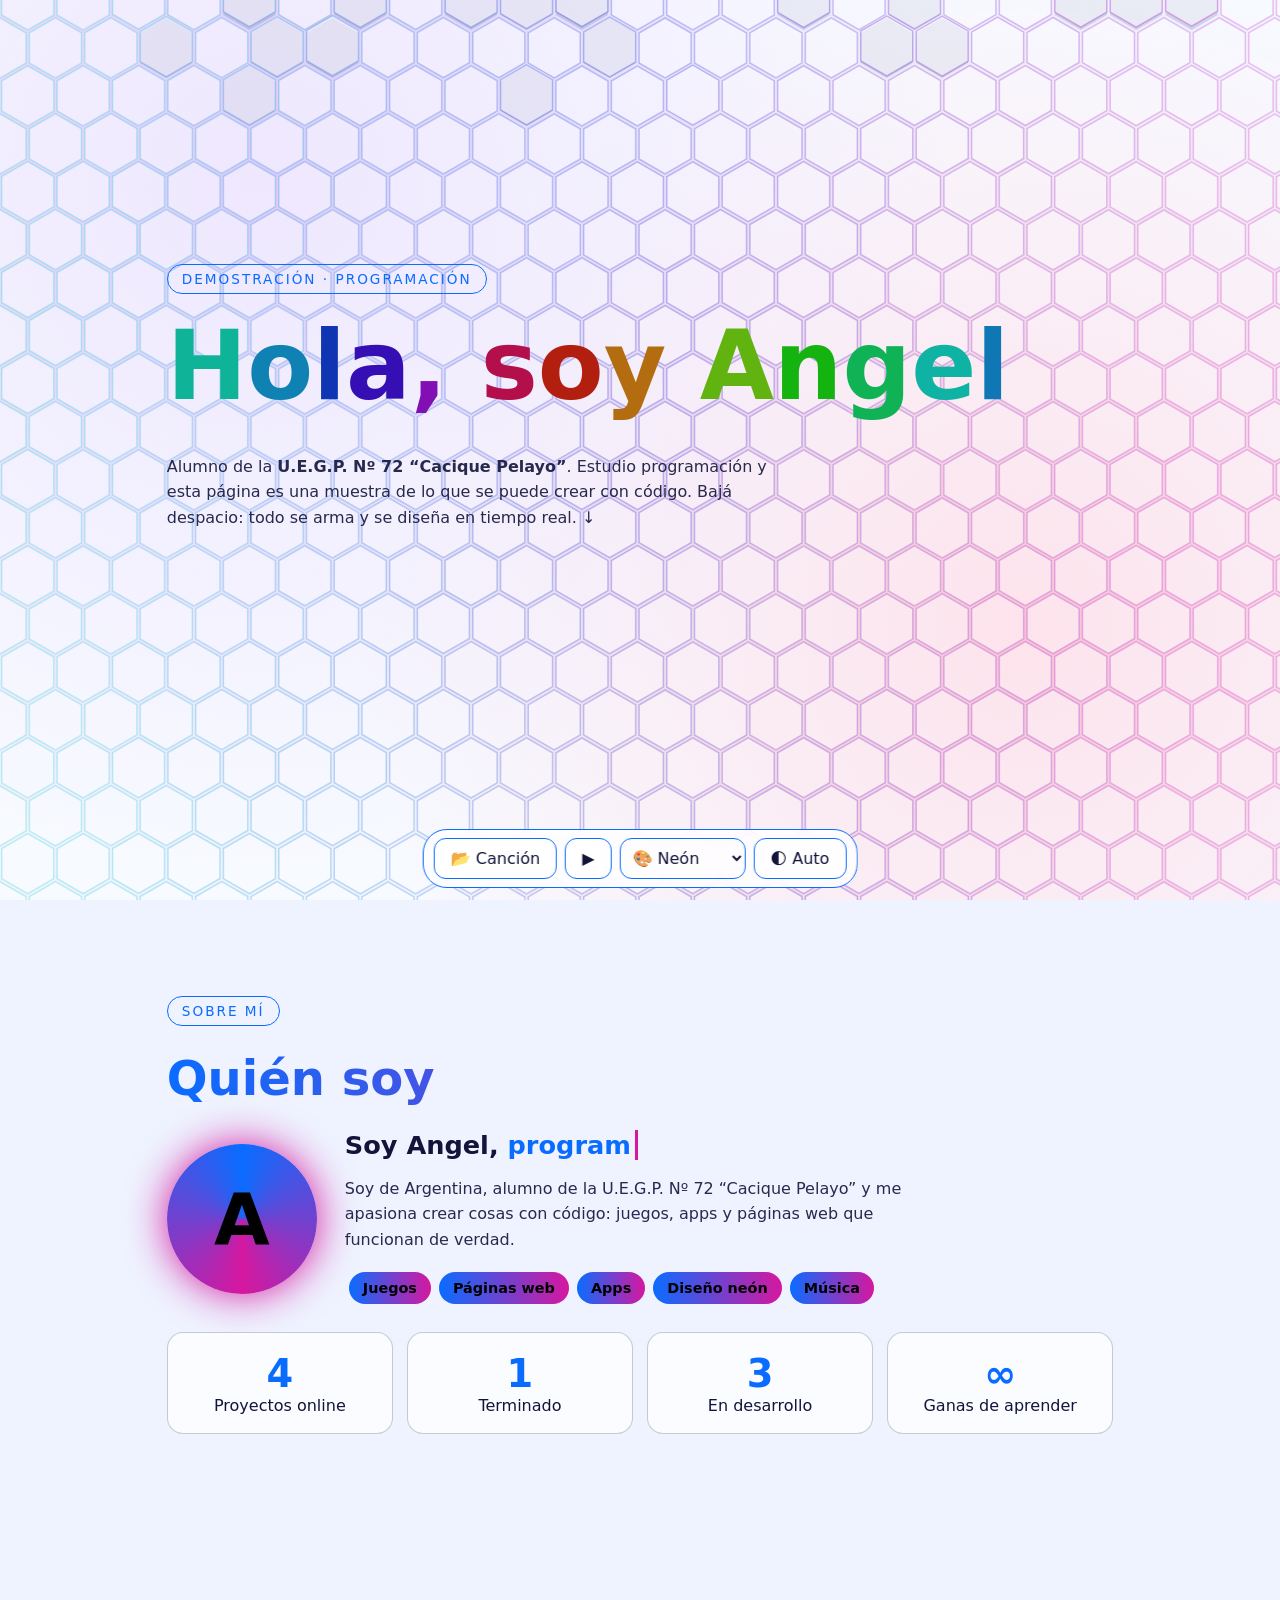
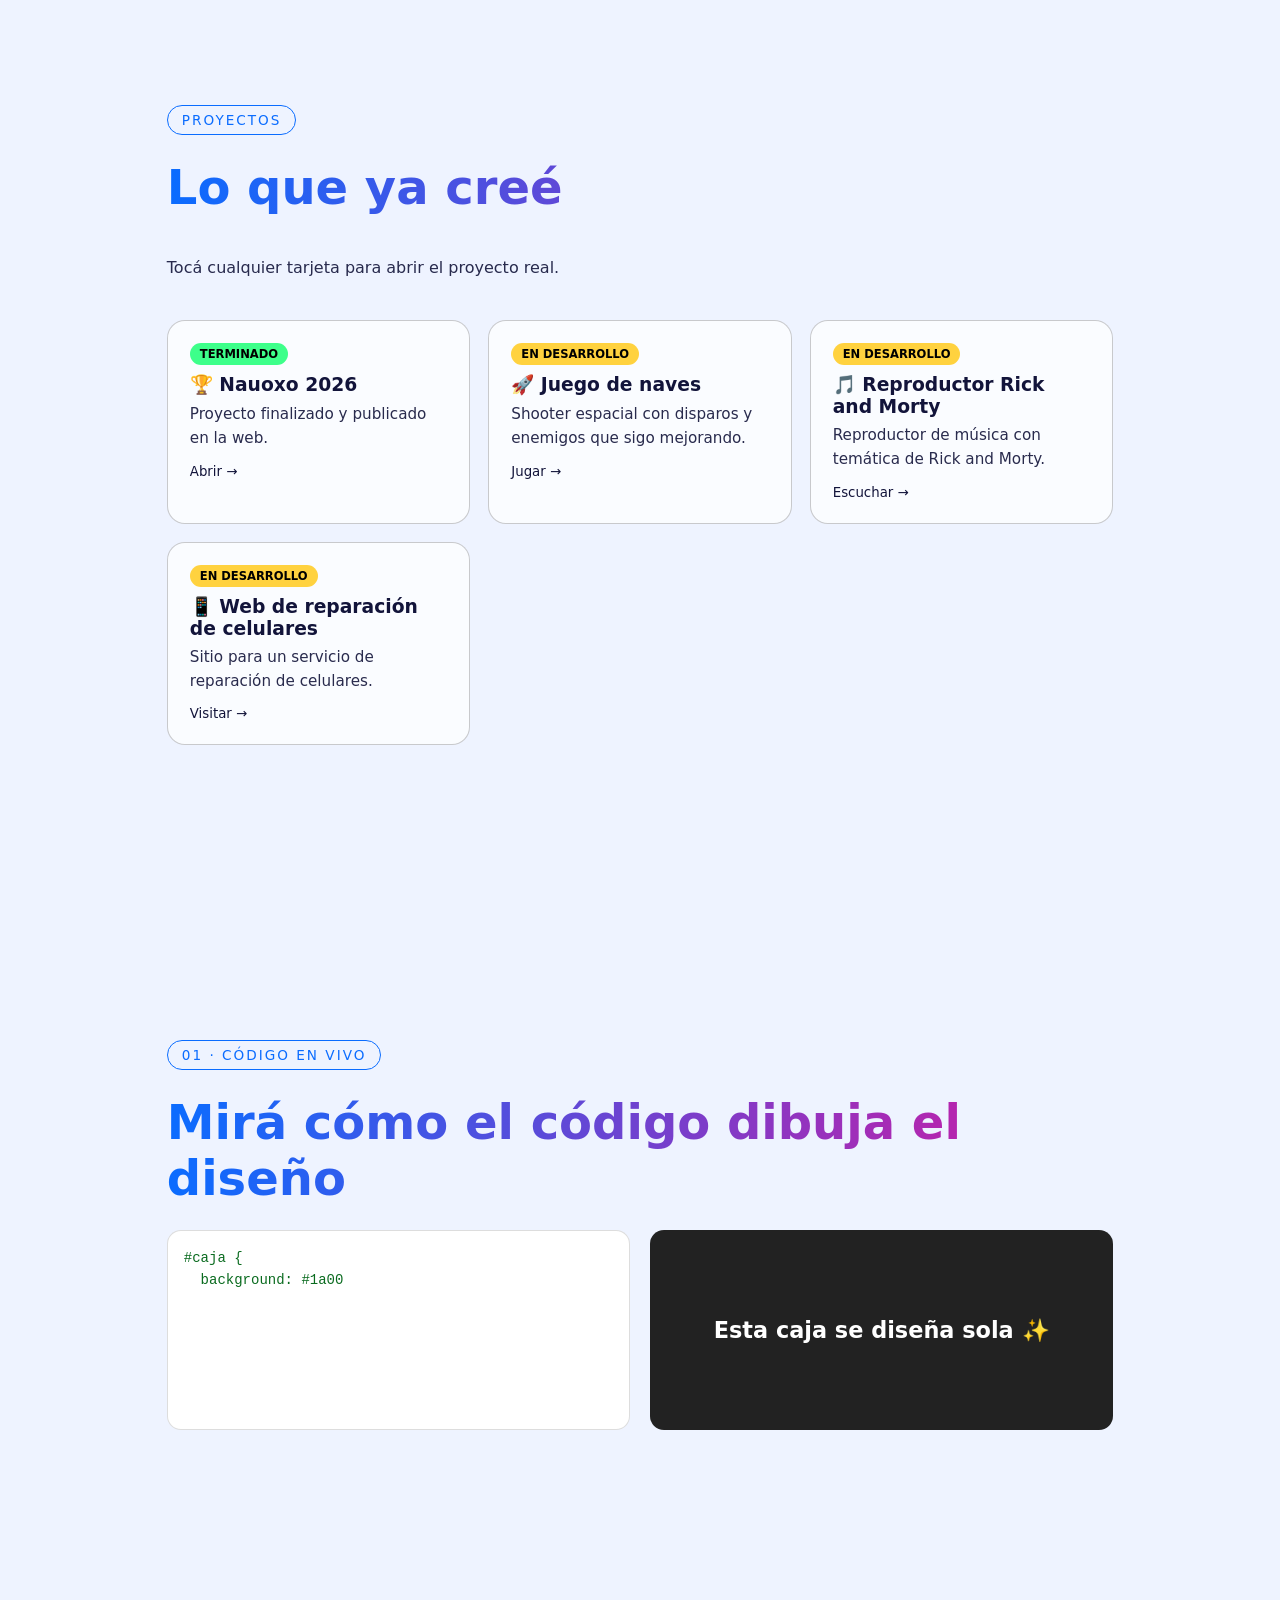
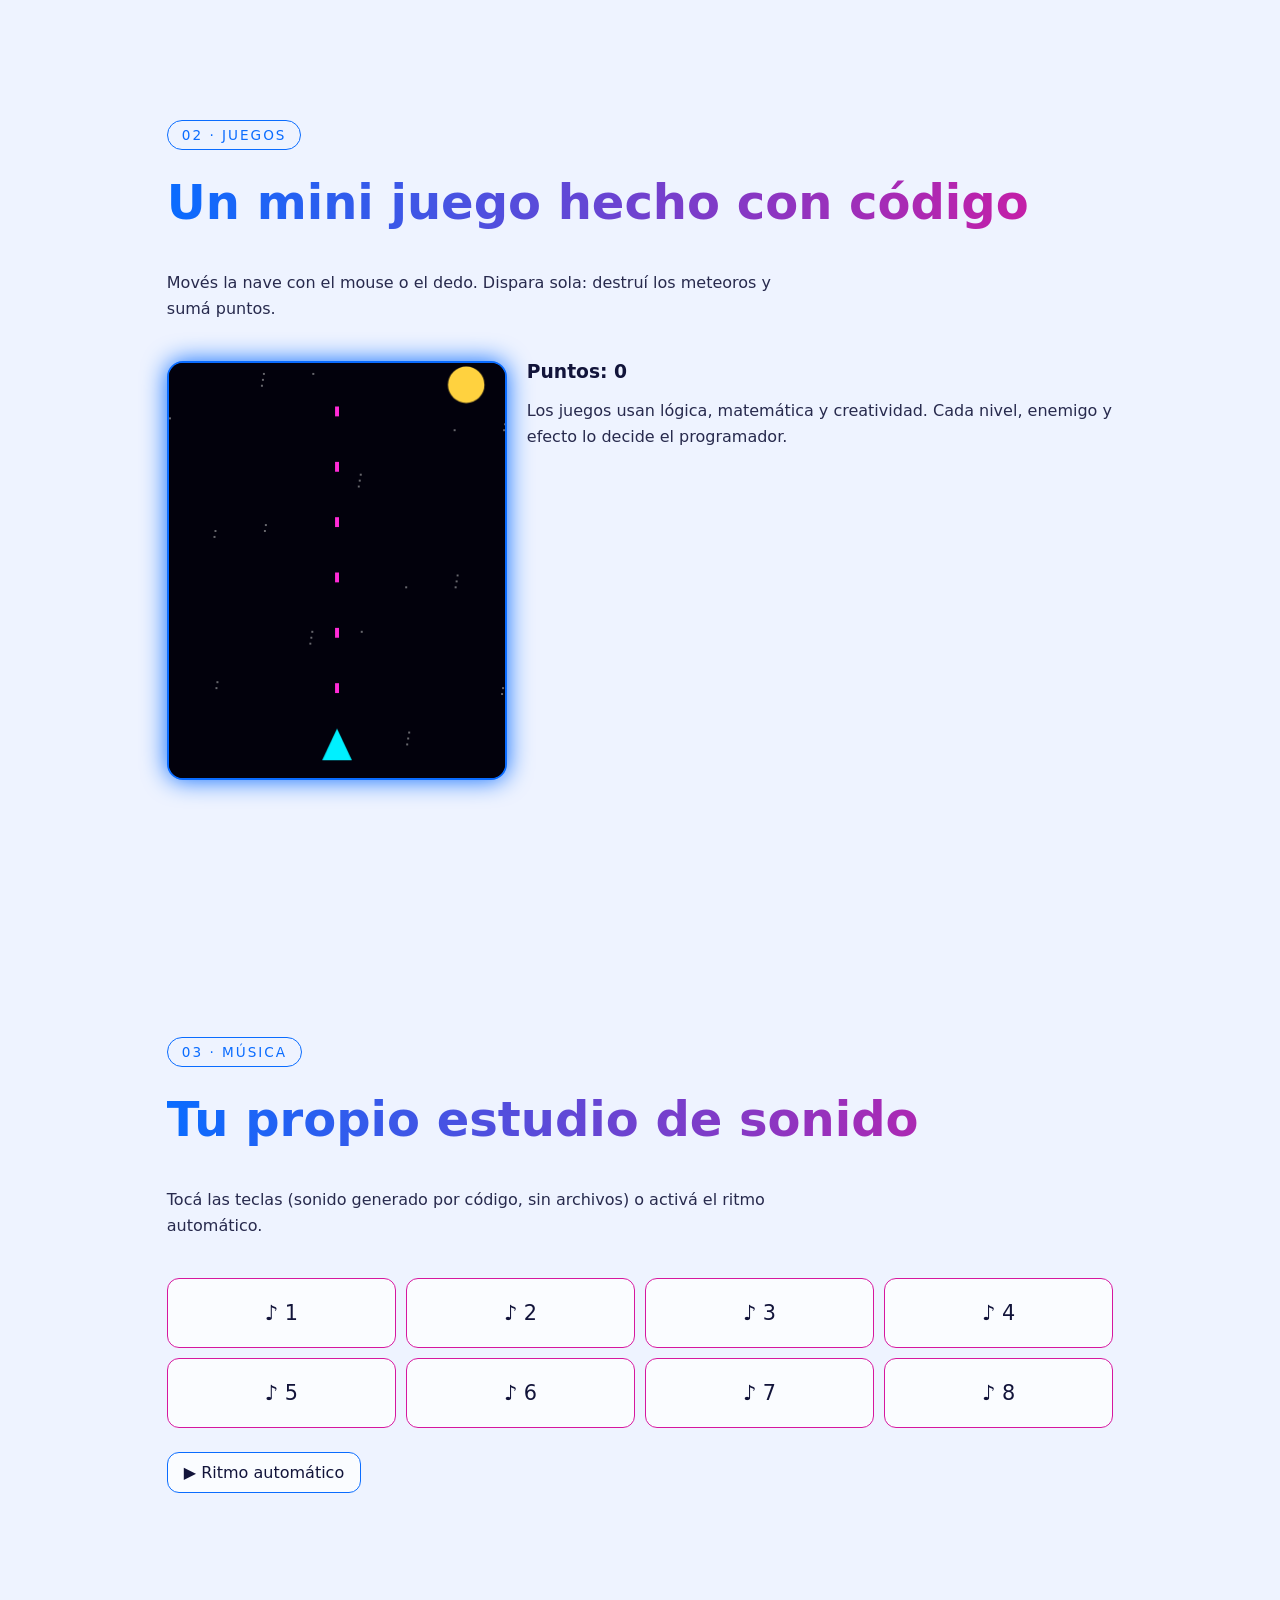
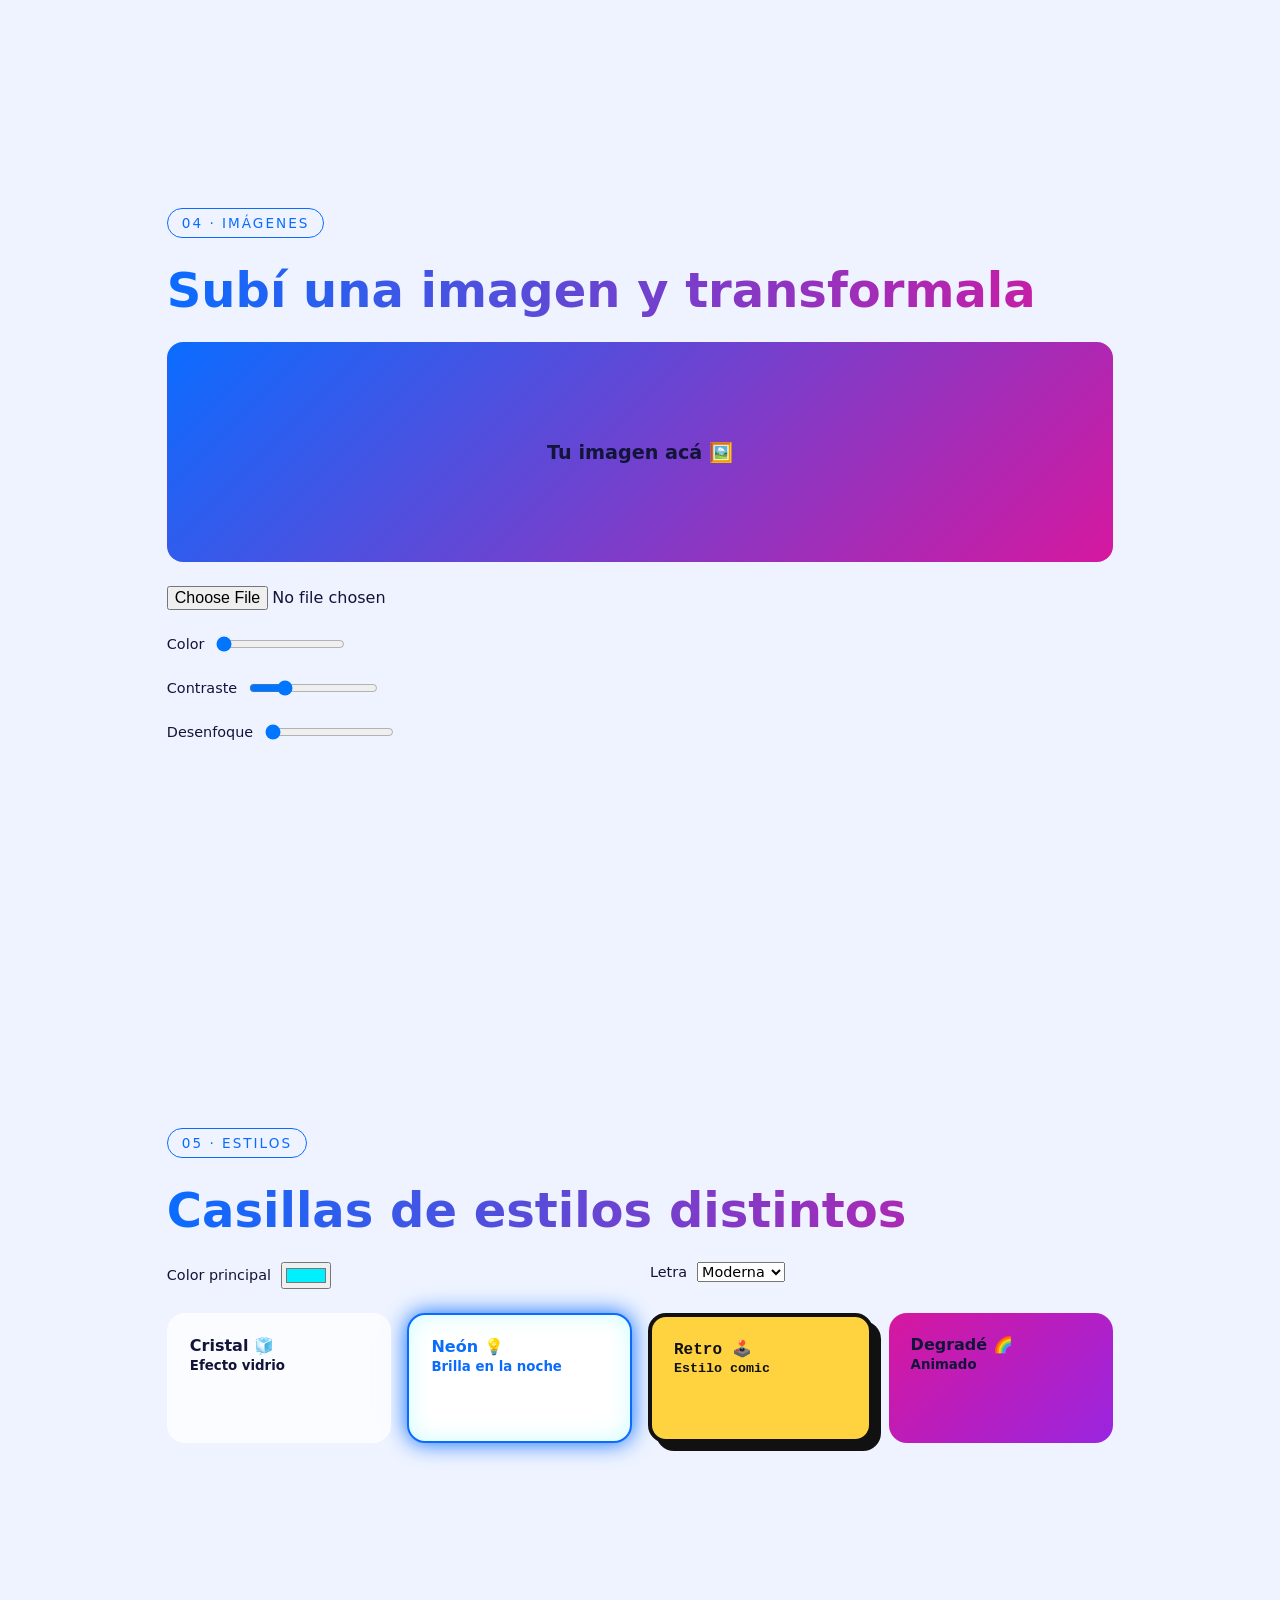
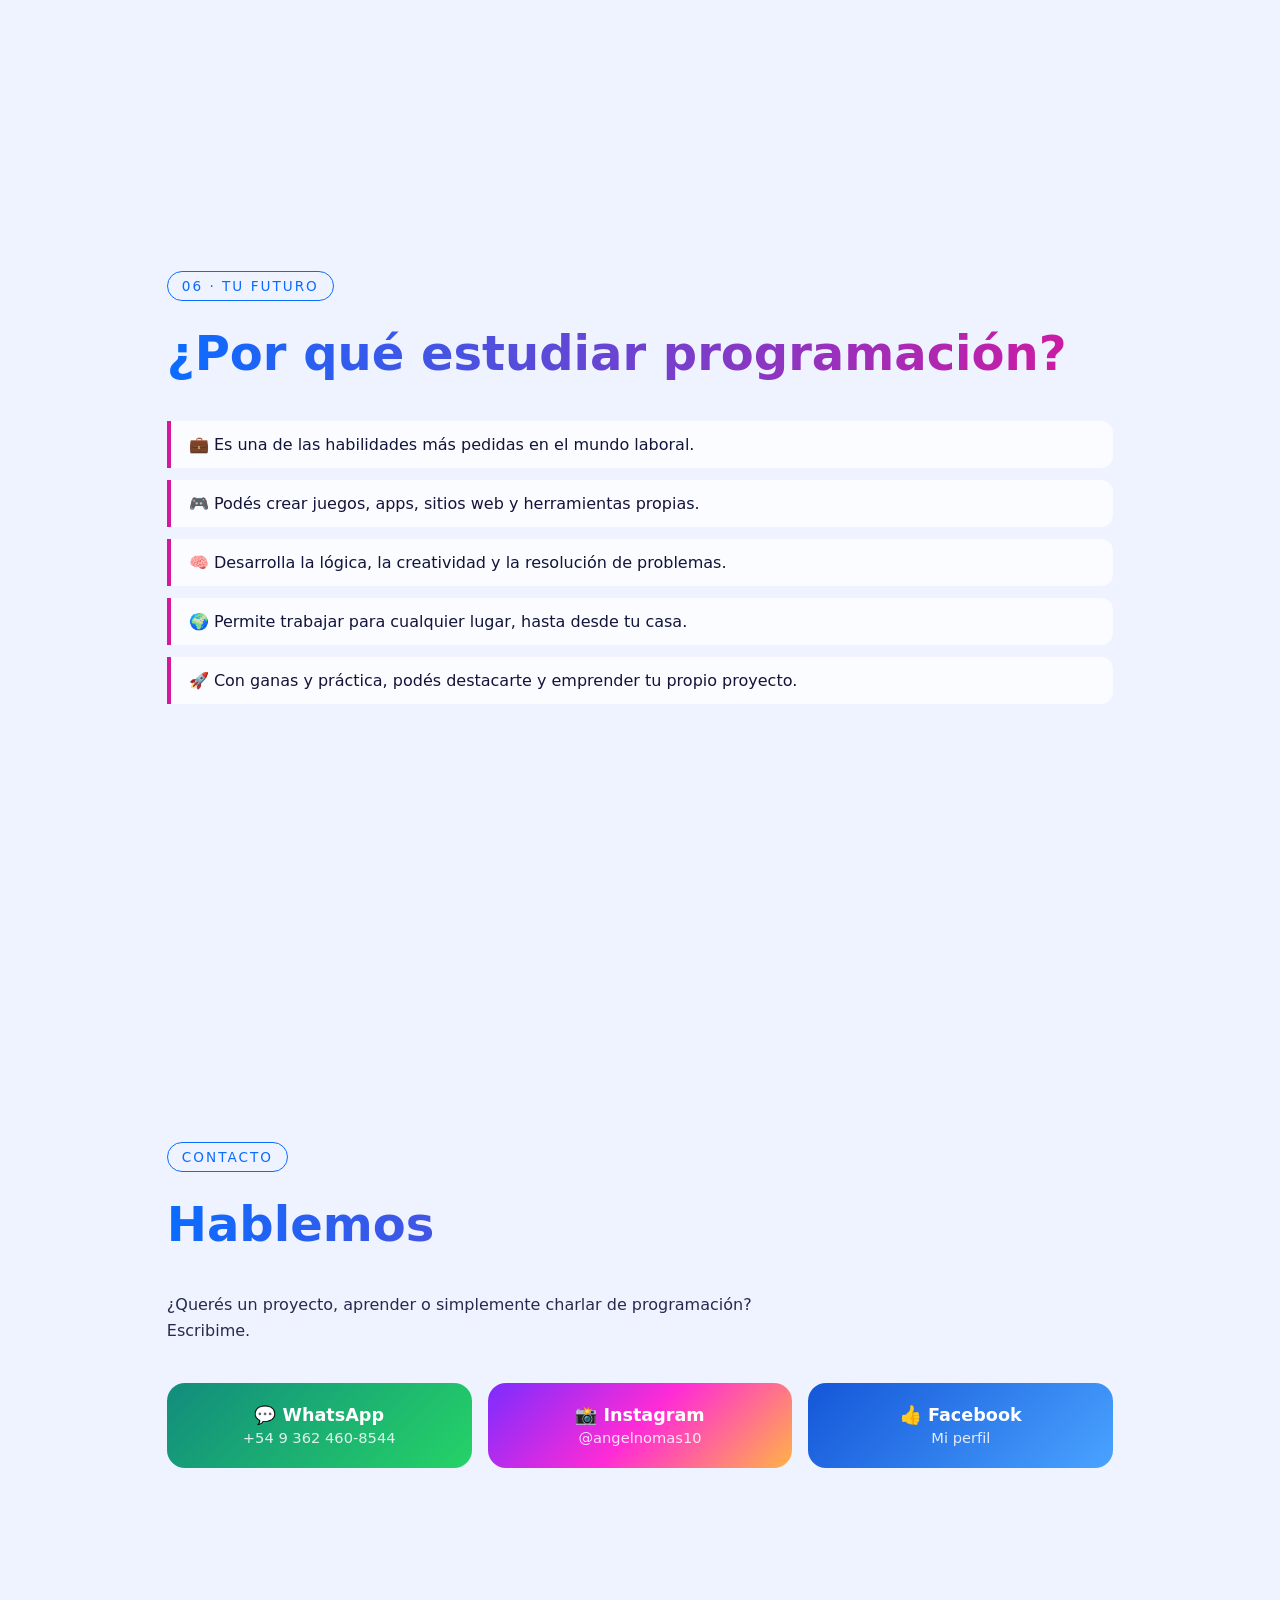
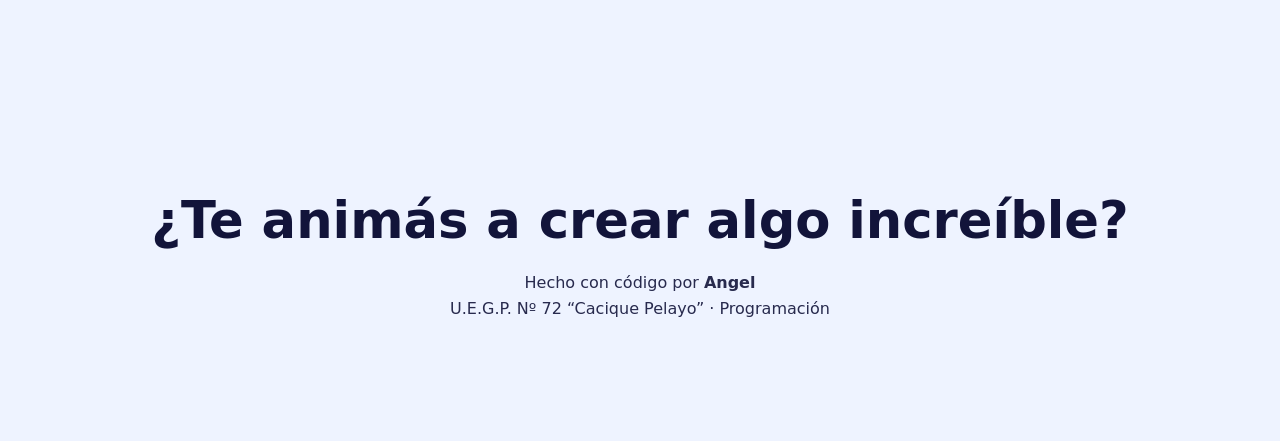
<file: Angel _ DEMOSTRACIONProgramación.html>
<!DOCTYPE html>
<html lang="es">
<head>
<meta charset="utf-8">
<meta name="viewport" content="width=device-width, initial-scale=1, viewport-fit=cover">
<title>Angel | Demo de Programación</title>
<style>
:root{--a:#00f0ff;--b:#ff2bd6;--bg:#07061a;--tx:#eaf6ff;--f:'Trebuchet MS',system-ui,sans-serif;box-sizing:border-box;padding-top:env(safe-area-inset-top,0px);padding-bottom:env(safe-area-inset-bottom,0px)}
*{box-sizing:border-box}
html{color-scheme:dark;scroll-behavior:smooth}
body{margin:0;background:var(--bg);color:var(--tx);font-family:var(--f);overflow-x:hidden}
#bar{position:fixed;top:env(safe-area-inset-top,0px);left:0;height:4px;width:0;background:linear-gradient(90deg,var(--a),var(--b));z-index:20;box-shadow:0 0 12px var(--a)}
#bgfx{position:fixed;inset:0;z-index:-1;background:radial-gradient(circle at 20% 20%,hsl(var(--h,260) 90% 25%/.7),transparent 50%),radial-gradient(circle at 80% 70%,hsl(calc(var(--h,260) + 80) 90% 30%/.6),transparent 50%)}
section{min-height:90vh;padding:80px 6vw;display:flex;flex-direction:column;justify-content:center;gap:24px;max-width:1100px;margin:auto}
h1{font-size:clamp(2.6rem,9vw,6rem);margin:0;line-height:1}
h2{font-size:clamp(1.8rem,5vw,3rem);margin:0;background:linear-gradient(90deg,var(--a),var(--b));-webkit-background-clip:text;background-clip:text;color:transparent}
p{max-width:60ch;line-height:1.6;opacity:.9}
.ch{display:inline-block;opacity:0;transform:translateY(40px) rotate(-10deg) scale(.5);transition:.6s cubic-bezier(.2,1.6,.4,1)}
.go .ch{opacity:1;transform:none;color:hsl(var(--c) 100% 65%);text-shadow:0 0 18px hsl(var(--c) 100% 55%)}
.rv{opacity:0;transform:translateY(60px);transition:.8s}
.rv.in{opacity:1;transform:none}
.tag{display:inline-block;padding:6px 14px;border-radius:99px;border:1px solid var(--a);color:var(--a);font-size:.85rem;letter-spacing:2px;width:fit-content}
.row{display:flex;flex-wrap:wrap;gap:20px;align-items:flex-start}
.row>*{flex:1 1 280px}
pre{background:#0008;border:1px solid #fff3;border-radius:14px;padding:16px;min-height:200px;margin:0;font:14px/1.6 monospace;color:#9fffa8;overflow-x:auto}
#pv{min-height:200px;border-radius:14px;display:grid;place-items:center;font-size:1.4rem;font-weight:bold;transition:.4s;background:#222;color:#fff;padding:20px;text-align:center}
canvas{width:100%;max-width:340px;border-radius:16px;border:2px solid var(--a);box-shadow:0 0 25px var(--a);touch-action:none;background:#02010c;display:block}
button,select,input{font:inherit}
button{background:#fff1;color:var(--tx);border:1px solid var(--a);border-radius:12px;padding:10px 16px;cursor:pointer;transition:.2s}
button:hover,button:active{background:var(--a);color:#000;transform:scale(1.06)}
.pads{display:grid;grid-template-columns:repeat(4,1fr);gap:10px}
.pads button{height:70px;font-size:1.3rem;border-color:var(--b)}
.pads button:active{background:var(--b)}
#imgbox{height:220px;border-radius:16px;background:linear-gradient(135deg,var(--a),var(--b)) center/cover;transition:filter .2s;display:grid;place-items:center;font-weight:bold;font-size:1.2rem}
.cards{display:grid;grid-template-columns:repeat(auto-fit,minmax(200px,1fr));gap:16px}
.card{padding:22px;border-radius:18px;min-height:130px;transition:.4s;cursor:pointer;font-weight:bold}
.c1{background:#ffffff14;backdrop-filter:blur(10px);border:1px solid #fff4}
.c2{background:#000;border:2px solid var(--a);box-shadow:0 0 22px var(--a),inset 0 0 22px #00f0ff33;color:var(--a)}
.c3{background:#ffd23f;color:#111;border:4px solid #111;box-shadow:8px 8px 0 #111;font-family:'Courier New',monospace}
.c4{background:linear-gradient(135deg,var(--b),#7b2cff,var(--a));background-size:300% 300%;animation:g 4s infinite}
@keyframes g{50%{background-position:100% 100%}}
.card:hover{transform:translateY(-8px) rotate(-2deg) scale(1.04)}
.list{display:grid;gap:12px;padding:0;list-style:none}
.list li{padding:14px 18px;border-left:4px solid var(--b);background:#ffffff10;border-radius:0 12px 12px 0}
footer{text-align:center;padding:80px 6vw 100px}
footer .big{font-size:clamp(1.6rem,6vw,3.2rem);font-weight:bold;animation:p 2s infinite alternate}
@keyframes p{to{text-shadow:0 0 30px var(--b);color:var(--a)}}
label{display:flex;gap:10px;align-items:center;font-size:.9rem}
#fx{position:fixed;inset:0;pointer-events:none;z-index:30}
#mx{position:fixed;inset:0;z-index:-1;opacity:0;transition:.6s;pointer-events:none}#mx.on{opacity:.6}
#mxb{position:fixed;right:14px;bottom:calc(14px + env(safe-area-inset-bottom,0px));z-index:25;background:#000a}
.me{display:flex;gap:28px;flex-wrap:wrap;align-items:center}
.av{width:150px;height:150px;flex:none;border-radius:50%;display:grid;place-items:center;font-size:4.5rem;font-weight:bold;color:#000;background:conic-gradient(var(--a),var(--b),var(--a));box-shadow:0 0 40px var(--b);animation:fl 3s ease-in-out infinite alternate}
@keyframes fl{to{transform:translateY(-14px) rotate(6deg)}}
#role{color:var(--a);border-right:3px solid var(--b);padding-right:4px}
.stats{display:grid;grid-template-columns:repeat(auto-fit,minmax(130px,1fr));gap:14px}
.stat{padding:18px;border-radius:16px;background:#ffffff12;text-align:center;border:1px solid #fff3}
.stat b{display:block;font-size:2.4rem;color:var(--a);text-shadow:0 0 16px var(--a)}
.chips span{display:inline-block;margin:4px;padding:8px 14px;border-radius:99px;background:linear-gradient(90deg,var(--a),var(--b));color:#000;font-weight:bold;font-size:.9rem}
.pj{display:grid;grid-template-columns:repeat(auto-fit,minmax(240px,1fr));gap:18px}
.proj{display:block;text-decoration:none;color:inherit;padding:22px;border-radius:18px;background:#ffffff12;border:1px solid #fff3;transition:transform .15s,box-shadow .3s}
.proj:hover{box-shadow:0 0 30px var(--a)}
.proj h3{margin:12px 0 6px}.proj p{margin:0 0 10px;font-size:.95rem}
.st{font-size:.72rem;font-weight:bold;padding:4px 10px;border-radius:99px;background:#3dff8a;color:#000}.st.dev{background:#ffd23f}
.soc{display:grid;grid-template-columns:repeat(auto-fit,minmax(220px,1fr));gap:16px}
.soc a{display:block;padding:22px;border-radius:18px;text-decoration:none;color:#fff;font-weight:bold;text-align:center;font-size:1.1rem;transition:.3s}
.soc a:hover{transform:translateY(-8px) scale(1.05) rotate(-2deg)}
.soc small{display:block;font-weight:normal;opacity:.85;margin-top:4px}
#fx,#mx,#hx{width:100%;height:100%;max-width:none;border:0;border-radius:0;box-shadow:none;background:transparent;position:fixed;inset:0}
#hx{z-index:-1;pointer-events:none}
#mxb{display:none}
:root{--gl:#0a0828b3}
#ctl{position:fixed;left:50%;transform:translateX(-50%);bottom:calc(12px + env(safe-area-inset-bottom,0px));z-index:25;display:flex;gap:8px;flex-wrap:wrap;justify-content:center;padding:8px 10px;border-radius:24px;background:var(--gl);backdrop-filter:blur(12px);border:1px solid var(--a);max-width:94vw}
#ctl select{background:transparent;color:var(--tx);border:1px solid var(--a);border-radius:12px;padding:8px}
#ctl option{color:#000}
:root[data-m=light]{--bg:#eef3ff;--tx:#12143a;--a:#0a6cff;--b:#d6179f;--gl:#ffffffd9;color-scheme:light}
[data-m=light] #bgfx{background:radial-gradient(circle at 20% 20%,hsl(var(--h,260) 90% 88%/.9),transparent 55%),radial-gradient(circle at 80% 70%,hsl(calc(var(--h,260) + 80) 90% 86%/.9),transparent 55%)}
[data-m=light] .go .ch{color:hsl(var(--c) 85% 38%);text-shadow:none}
[data-m=light] .stat,[data-m=light] .proj,[data-m=light] .list li,[data-m=light] .c1,[data-m=light] button{background:#ffffffb3}
[data-m=light] .stat,[data-m=light] .proj{border-color:#0003}
[data-m=light] pre{background:#fff;color:#0a6b1f;border-color:#0002}
[data-m=light] .c2{background:#fff;color:#0a6cff}
[data-m=light] .stat b{text-shadow:none}
[data-m=light] button:hover{background:var(--a);color:#fff}
</style>
</head>
<body>
<div id="bar"></div><div id="bgfx"></div><canvas id="hx"></canvas>

<section id="hero">
  <span class="tag">DEMOSTRACIÓN · PROGRAMACIÓN</span>
  <h1 id="title">Hola, soy Angel</h1>
  <p>Alumno de la <b>U.E.G.P. Nº 72 “Cacique Pelayo”</b>. Estudio programación y esta página es una muestra de lo que se puede crear con código. Bajá despacio: todo se arma y se diseña en tiempo real. ↓</p>
</section>

<section class="rv">
  <span class="tag">SOBRE MÍ</span>
  <h2>Quién soy</h2>
  <div class="me"><div class="av">A</div>
  <div><h3 style="margin:0 0 8px;font-size:1.6rem">Soy Angel, <span id="role"></span></h3>
  <p>Soy de Argentina, alumno de la U.E.G.P. Nº 72 “Cacique Pelayo” y me apasiona crear cosas con código: juegos, apps y páginas web que funcionan de verdad.</p>
  <div class="chips"><span>Juegos</span><span>Páginas web</span><span>Apps</span><span>Diseño neón</span><span>Música</span></div></div></div>
  <div class="stats">
    <div class="stat"><b class="cnt" data-n="4">0</b>Proyectos online</div>
    <div class="stat"><b class="cnt" data-n="1">0</b>Terminado</div>
    <div class="stat"><b class="cnt" data-n="3">0</b>En desarrollo</div>
    <div class="stat"><b>∞</b>Ganas de aprender</div>
  </div>
</section>

<section class="rv">
  <span class="tag">PROYECTOS</span>
  <h2>Lo que ya creé</h2>
  <p>Tocá cualquier tarjeta para abrir el proyecto real.</p>
  <div class="pj">
    <a class="proj" href="https://angelbperezia-source.github.io/Nauoxo/" target="_blank" rel="noopener"><span class="st">TERMINADO</span><h3>🏆 Nauoxo 2026</h3><p>Proyecto finalizado y publicado en la web.</p><small>Abrir →</small></a>
    <a class="proj" href="https://angelbperezia-source.github.io/juego/" target="_blank" rel="noopener"><span class="st dev">EN DESARROLLO</span><h3>🚀 Juego de naves</h3><p>Shooter espacial con disparos y enemigos que sigo mejorando.</p><small>Jugar →</small></a>
    <a class="proj" href="https://angelbperezia-source.github.io/masmsic/" target="_blank" rel="noopener"><span class="st dev">EN DESARROLLO</span><h3>🎵 Reproductor Rick and Morty</h3><p>Reproductor de música con temática de Rick and Morty.</p><small>Escuchar →</small></a>
    <a class="proj" href="https://juegostecnora.gamer.gd/index.html" target="_blank" rel="noopener"><span class="st dev">EN DESARROLLO</span><h3>📱 Web de reparación de celulares</h3><p>Sitio para un servicio de reparación de celulares.</p><small>Visitar →</small></a>
  </div>
</section>

<section class="rv">
  <span class="tag">01 · CÓDIGO EN VIVO</span>
  <h2>Mirá cómo el código dibuja el diseño</h2>
  <div class="row">
    <pre id="code"></pre>
    <div id="pv">Esta caja se diseña sola ✨</div>
  </div>
</section>

<section class="rv">
  <span class="tag">02 · JUEGOS</span>
  <h2>Un mini juego hecho con código</h2>
  <p>Movés la nave con el mouse o el dedo. Dispara sola: destruí los meteoros y sumá puntos.</p>
  <div class="row"><canvas id="game" width="340" height="420"></canvas>
  <div><h3 style="margin:0">Puntos: <span id="score">0</span></h3><p>Los juegos usan lógica, matemática y creatividad. Cada nivel, enemigo y efecto lo decide el programador.</p></div></div>
</section>

<section class="rv">
  <span class="tag">03 · MÚSICA</span>
  <h2>Tu propio estudio de sonido</h2>
  <p>Tocá las teclas (sonido generado por código, sin archivos) o activá el ritmo automático.</p>
  <div class="pads" id="pads"></div>
  <div><button id="beat">▶ Ritmo automático</button></div>
</section>

<section class="rv">
  <span class="tag">04 · IMÁGENES</span>
  <h2>Subí una imagen y transformala</h2>
  <div id="imgbox">Tu imagen acá 🖼️</div>
  <input type="file" id="file" accept="image/*">
  <label>Color <input type="range" id="hue" min="0" max="360" value="0"></label>
  <label>Contraste <input type="range" id="con" min="50" max="250" value="100"></label>
  <label>Desenfoque <input type="range" id="blur" min="0" max="12" value="0"></label>
</section>

<section class="rv">
  <span class="tag">05 · ESTILOS</span>
  <h2>Casillas de estilos distintos</h2>
  <div class="row">
    <label>Color principal <input type="color" id="acc" value="#00f0ff"></label>
    <label>Letra <select id="font"><option value="'Trebuchet MS',system-ui,sans-serif">Moderna</option><option value="'Courier New',monospace">Hacker</option><option value="Georgia,serif">Elegante</option><option value="'Comic Sans MS',cursive">Divertida</option></select></label>
  </div>
  <div class="cards">
    <div class="card c1">Cristal 🧊<br><small>Efecto vidrio</small></div>
    <div class="card c2">Neón 💡<br><small>Brilla en la noche</small></div>
    <div class="card c3">Retro 🕹️<br><small>Estilo comic</small></div>
    <div class="card c4">Degradé 🌈<br><small>Animado</small></div>
  </div>
</section>

<section class="rv">
  <span class="tag">06 · TU FUTURO</span>
  <h2>¿Por qué estudiar programación?</h2>
  <ul class="list">
    <li>💼 Es una de las habilidades más pedidas en el mundo laboral.</li>
    <li>🎮 Podés crear juegos, apps, sitios web y herramientas propias.</li>
    <li>🧠 Desarrolla la lógica, la creatividad y la resolución de problemas.</li>
    <li>🌍 Permite trabajar para cualquier lugar, hasta desde tu casa.</li>
    <li>🚀 Con ganas y práctica, podés destacarte y emprender tu propio proyecto.</li>
  </ul>
</section>

<section class="rv">
  <span class="tag">CONTACTO</span>
  <h2>Hablemos</h2>
  <p>¿Querés un proyecto, aprender o simplemente charlar de programación? Escribime.</p>
  <div class="soc">
    <a href="https://wa.me/5493624608544" target="_blank" rel="noopener" style="background:linear-gradient(135deg,#128c7e,#25d366)">💬 WhatsApp<small>+54 9 362 460-8544</small></a>
    <a href="https://www.instagram.com/angelnomas10?stkn=OGVja281aTR0Ym85" target="_blank" rel="noopener" style="background:linear-gradient(135deg,#7b2cff,#ff2bd6,#ffb347)">📸 Instagram<small>@angelnomas10</small></a>
    <a href="https://www.facebook.com/profile.php?id=61564080877000" target="_blank" rel="noopener" style="background:linear-gradient(135deg,#1456d8,#4aa3ff)">👍 Facebook<small>Mi perfil</small></a>
  </div>
</section>
<canvas id="fx"></canvas><canvas id="mx"></canvas><button id="mxb">🧪 Modo Matrix</button>
<div id="ctl"><button id="ld">📂 Canción</button><button id="pp">▶</button><input type="file" id="song" accept="audio/*" hidden><select id="pal" aria-label="Colores"><option value="neon">🎨 Neón</option><option value="fire">🔥 Fuego</option><option value="ocean">🌊 Océano</option><option value="rain">🌈 Arcoíris</option><option value="mine">🎯 Mi color</option></select><button id="md">🌓 Auto</button></div>
<footer class="rv">
  <div class="big">¿Te animás a crear algo increíble?</div>
  <p style="margin:20px auto">Hecho con código por <b>Angel</b><br>U.E.G.P. Nº 72 “Cacique Pelayo” · Programación</p>
</footer>

<script>
var $=function(s){return document.querySelector(s)};
// Título letra por letra
var t=$('#title'),txt=t.textContent;t.textContent='';
for(var i=0;i<txt.length;i++){var s=document.createElement('span');s.className='ch';s.textContent=txt[i]===' '?'\u00a0':txt[i];s.style.setProperty('--c',(i*28+170)%360);s.style.transitionDelay=(i*70)+'ms';t.appendChild(s)}
setTimeout(function(){t.classList.add('go')},200);
// Reveal + progreso + fondo
var io=new IntersectionObserver(function(e){e.forEach(function(x){if(x.isIntersecting){x.target.classList.add('in');if(x.target.querySelector('#code'))typeCode()}})},{threshold:.2});
document.querySelectorAll('.rv').forEach(function(e){io.observe(e)});
addEventListener('scroll',function(){var h=document.documentElement,p=scrollY/(h.scrollHeight-innerHeight||1);$('#bar').style.width=p*100+'%';document.documentElement.style.setProperty('--h',260+p*200)},{passive:true});
// Código en vivo
var lines=['background: #1a0033;','color: #00f0ff;','border-radius: 40px;','box-shadow: 0 0 40px #ff2bd6;','transform: rotate(-4deg) scale(1.05);','font-size: 2rem;','letter-spacing: 4px;'],typing=false;
function typeCode(){if(typing)return;typing=true;var c=$('#code'),pv=$('#pv'),n=0,i=0,css='';c.textContent='#caja {\n';pv.style.cssText='';
(function step(){if(n>=lines.length){c.textContent+='}';setTimeout(function(){typing=false},3000);return}
var L=lines[n];if(i<L.length){c.textContent+=(i===0?'  ':'')+L[i++];setTimeout(step,35)}else{c.textContent+='\n';css+=L;pv.style.cssText=css;n++;i=0;setTimeout(step,250)}})()}
// Juego
var cv=$('#game'),cx=cv.getContext('2d'),W=340,H=420,ship={x:170},bl=[],en=[],sc=0,fr=0;
function mv(e){var r=cv.getBoundingClientRect(),p=e.touches?e.touches[0]:e;ship.x=(p.clientX-r.left)*W/r.width}
cv.addEventListener('mousemove',mv);cv.addEventListener('touchmove',function(e){e.preventDefault();mv(e)},{passive:false});
(function loop(){fr++;cx.fillStyle='#02010c';cx.fillRect(0,0,W,H);
for(var k=0;k<30;k++){cx.fillStyle='#fff6';cx.fillRect((k*97)%W,(k*53+fr*(1+k%3))%H,2,2)}
if(fr%8==0)bl.push({x:ship.x,y:380});if(fr%35==0)en.push({x:20+Math.random()*300,y:-20,r:12+Math.random()*12});
cx.fillStyle='#00f0ff';cx.beginPath();cx.moveTo(ship.x,370);cx.lineTo(ship.x-15,402);cx.lineTo(ship.x+15,402);cx.fill();
cx.fillStyle='#ff2bd6';bl.forEach(function(b){b.y-=7;cx.fillRect(b.x-2,b.y,4,10)});bl=bl.filter(function(b){return b.y>0});
en.forEach(function(e){e.y+=2;cx.fillStyle='#ffd23f';cx.beginPath();cx.arc(e.x,e.y,e.r,0,7);cx.fill();
bl.forEach(function(b){if(Math.abs(b.x-e.x)<e.r&&Math.abs(b.y-e.y)<e.r){e.dead=1;b.y=-9;sc++;$('#score').textContent=sc}})});
en=en.filter(function(e){return !e.dead&&e.y<H+30});requestAnimationFrame(loop)})();
// Música
var ac,notes=[262,294,330,349,392,440,494,523];
function tone(f){ac=ac||new (window.AudioContext||window.webkitAudioContext)();var o=ac.createOscillator(),g=ac.createGain();o.type='triangle';o.frequency.value=f;g.gain.setValueAtTime(.3,ac.currentTime);g.gain.exponentialRampToValueAtTime(.001,ac.currentTime+.6);o.connect(g);g.connect(ac.destination);o.start();o.stop(ac.currentTime+.6)}
notes.forEach(function(f,i){var b=document.createElement('button');b.textContent='♪ '+(i+1);b.onclick=function(){tone(f)};$('#pads').appendChild(b)});
var bt=null,bi=0,seq=[0,2,4,7,4,2,5,3];
$('#beat').onclick=function(){if(bt){clearInterval(bt);bt=null;this.textContent='▶ Ritmo automático'}else{this.textContent='⏹ Parar';bt=setInterval(function(){tone(notes[seq[bi++%8]])},280)}};
// Imágenes
var ib=$('#imgbox');
function fx(){ib.style.filter='hue-rotate('+$('#hue').value+'deg) contrast('+$('#con').value+'%) blur('+$('#blur').value+'px)'}
['#hue','#con','#blur'].forEach(function(s){$(s).oninput=fx});
$('#file').onchange=function(e){var f=e.target.files[0];if(!f)return;var r=new FileReader();r.onload=function(){ib.style.backgroundImage='url('+r.result+')';ib.textContent=''};r.readAsDataURL(f)};
// Estilos
$('#acc').oninput=function(e){document.documentElement.style.setProperty('--a',e.target.value)};
$('#font').onchange=function(e){document.documentElement.style.setProperty('--f',e.target.value)};
// Rotador de roles
var R=['programador','creador de juegos','diseñador web','creador de apps'],ri=0,rc=0,rd=0;
(function tk(){var e=$('#role'),w=R[ri];if(!rd){e.textContent=w.slice(0,++rc);if(rc==w.length){rd=1;return setTimeout(tk,1400)}}else{e.textContent=w.slice(0,--rc);if(!rc){rd=0;ri=(ri+1)%R.length}}setTimeout(tk,rd?40:90)})();
// Contadores
var io2=new IntersectionObserver(function(e){e.forEach(function(x){if(x.isIntersecting&&!x.target.d){x.target.d=1;var n=+x.target.dataset.n,i=0,t=setInterval(function(){x.target.textContent=++i;if(i>=n)clearInterval(t)},250)}})});
document.querySelectorAll('.cnt').forEach(function(e){io2.observe(e)});
// Partículas con el cursor y confeti al tocar
var fc=$('#fx'),fg=fc.getContext('2d'),P=[];function rs(){fc.width=innerWidth;fc.height=innerHeight}rs();addEventListener('resize',rs);
function sp(x,y,n,v){for(var i=0;i<n;i++){var a=Math.random()*6.28,s=Math.random()*v;P.push({x:x,y:y,vx:Math.cos(a)*s,vy:Math.sin(a)*s-1,l:1,c:Math.random()*360})}}
function pm(e){var p=e.touches?e.touches[0]:e;sp(p.clientX,p.clientY,2,2)}
addEventListener('mousemove',pm);addEventListener('touchmove',pm,{passive:true});
addEventListener('click',function(e){sp(e.clientX,e.clientY,30,7)});
(function fl2(){fg.clearRect(0,0,fc.width,fc.height);P.forEach(function(p){p.x+=p.vx;p.y+=p.vy;p.vy+=.08;p.l-=.02;fg.fillStyle='hsla('+p.c+',100%,60%,'+Math.max(p.l,0)+')';fg.fillRect(p.x,p.y,5,5)});P=P.filter(function(p){return p.l>0});requestAnimationFrame(fl2)})();
// Modo Matrix
var mc=$('#mx'),mg=mc.getContext('2d'),dr=[];
function mr(){mc.width=innerWidth;mc.height=innerHeight;dr=[];for(var i=0;i<Math.ceil(innerWidth/16);i++)dr.push(Math.random()*40)}mr();addEventListener('resize',mr);
setInterval(function(){if(!mc.classList.contains('on'))return;mg.fillStyle='rgba(7,6,26,.12)';mg.fillRect(0,0,mc.width,mc.height);mg.fillStyle=getComputedStyle(document.documentElement).getPropertyValue('--a').trim();mg.font='15px monospace';dr.forEach(function(y,i){mg.fillText(String.fromCharCode(0x30A0+Math.random()*60),i*16,y*16);dr[i]=y*16>mc.height&&Math.random()>.97?0:y+1})},60);
$('#mxb').onclick=function(){mc.classList.toggle('on')};
// Efecto 3D en tarjetas
document.querySelectorAll('.proj').forEach(function(c){c.onmousemove=function(e){var r=c.getBoundingClientRect(),x=(e.clientX-r.left)/r.width-.5,y=(e.clientY-r.top)/r.height-.5;c.style.transform='perspective(600px) rotateY('+x*16+'deg) rotateX('+-y*16+'deg) scale(1.03)'};c.onmouseleave=function(){c.style.transform=''}});
// Fondo de panales + visualizador de música + modo día/noche
var hx=$('#hx'),hc=hx.getContext('2d'),HR=32,cells=[],HC=1,HRW=1,pal='neon',mode='dark',mxp=-999,myp=-999,an=null,fd=null,ax=null,au=new Audio(),md='auto',mq=matchMedia('(prefers-color-scheme: light)');
au.loop=true;
function hb(){var d=Math.min(devicePixelRatio||1,2);hx.width=innerWidth*d;hx.height=innerHeight*d;hc.setTransform(d,0,0,d,0,0);HR=innerWidth<600?22:32;var w=HR*1.732,h=HR*1.5;HC=Math.ceil(innerWidth/w)+2;HRW=Math.ceil(innerHeight/h)+2;cells=[];for(var r=0;r<HRW;r++)for(var c=0;c<HC;c++)cells.push({x:c*w+(r%2?w/2:0)-w/2,y:r*h,c:c,r:r,n:Math.random(),v:0})}
hb();addEventListener('resize',hb);
function hex(x,y,s){hc.beginPath();for(var j=0;j<6;j++){var a=Math.PI/3*j+Math.PI/6;hc.lineTo(x+s*Math.cos(a),y+s*Math.sin(a))}hc.closePath()}
function hu(h){var r=parseInt(h.substr(1,2),16)/255,g=parseInt(h.substr(3,2),16)/255,b=parseInt(h.substr(5,2),16)/255,M=Math.max(r,g,b),m=Math.min(r,g,b),d=M-m;if(!d)return 0;var x=M==r?((g-b)/d)%6:M==g?(b-r)/d+2:(r-g)/d+4;return(x*60+360)%360}
addEventListener('pointermove',function(e){mxp=e.clientX;myp=e.clientY});
(function hl(){var L=mode=='light',D=document.documentElement,p=scrollY/Math.max(1,D.scrollHeight-innerHeight),T=performance.now()/1000,h0=hu($('#acc').value),pl=an&&!au.paused;
hc.clearRect(0,0,innerWidth,innerHeight);if(pl)an.getByteFrequencyData(fd);
for(var i=0;i<cells.length;i++){var k=cells[i],th=k.r/HRW*.7+k.n*.2,up=Math.min(1,Math.max(0,(p*1.6+.1-th)*3)),a=0,f=k.c/HC;
if(pl){var bi=Math.floor(Math.abs(k.c-HC/2)/(HC/2)*fd.length*.55),br=(HRW-k.r)/HRW,m=fd[bi]/255;a=m>br*.9?(.45+m*.5):0}
var dd=Math.hypot(k.x-mxp,k.y-myp),ho=Math.max(0,1-dd/120),id=(Math.sin(T*1.3+k.c*.5+k.r*.45)+1)*.05;
k.v+=(Math.max(a,ho*.9,id)-k.v)*.3;
var lf=up*12+k.v*10,y=k.y-lf,hue=pal=='fire'?f*55:pal=='ocean'?180+f*70:pal=='rain'?(f*360+T*20)%360:pal=='mine'?h0+f*50:170+f*150;
if(lf>1){hex(k.x,k.y,HR-2);hc.fillStyle=L?'rgba(20,30,90,.14)':'rgba(0,0,0,.5)';hc.fill()}
hex(k.x,y,HR-2);hc.fillStyle=L?'rgba(255,255,255,.55)':'rgba(255,255,255,.04)';hc.fill();
if(k.v>.06){hc.fillStyle='hsla('+hue+',95%,'+(L?50:58)+'%,'+Math.min(1,k.v*.9)+')';hc.fill()}
hc.lineWidth=1.5;hc.strokeStyle='hsla('+hue+',90%,'+(L?42:62)+'%,'+(.22+up*.3+k.v*.5)+')';hc.stroke()}
requestAnimationFrame(hl)})();
$('#pal').onchange=function(e){pal=e.target.value};
$('#ld').onclick=function(){$('#song').click()};
$('#song').onchange=function(e){var f=e.target.files[0];if(!f)return;au.src=URL.createObjectURL(f);ax=ax||new (window.AudioContext||window.webkitAudioContext)();if(!an){var s2=ax.createMediaElementSource(au);an=ax.createAnalyser();an.fftSize=256;an.smoothingTimeConstant=.8;s2.connect(an);an.connect(ax.destination);fd=new Uint8Array(an.frequencyBinCount)}ax.resume();au.play();$('#pp').textContent='⏸'};
$('#pp').onclick=function(){if(!au.src){$('#song').click();return}if(au.paused){ax.resume();au.play();this.textContent='⏸'}else{au.pause();this.textContent='▶'}};
function am(){var m=md=='auto'?(mq.matches?'light':'dark'):md;document.documentElement.dataset.m=m;mode=m;$('#md').textContent=md=='auto'?'🌓 Auto':md=='light'?'☀️ Día':'🌙 Noche'}
mq.addEventListener('change',am);am();
$('#md').onclick=function(){md=md=='auto'?'light':md=='light'?'dark':'auto';am()};
</script>
</body>
</html>
</file>
